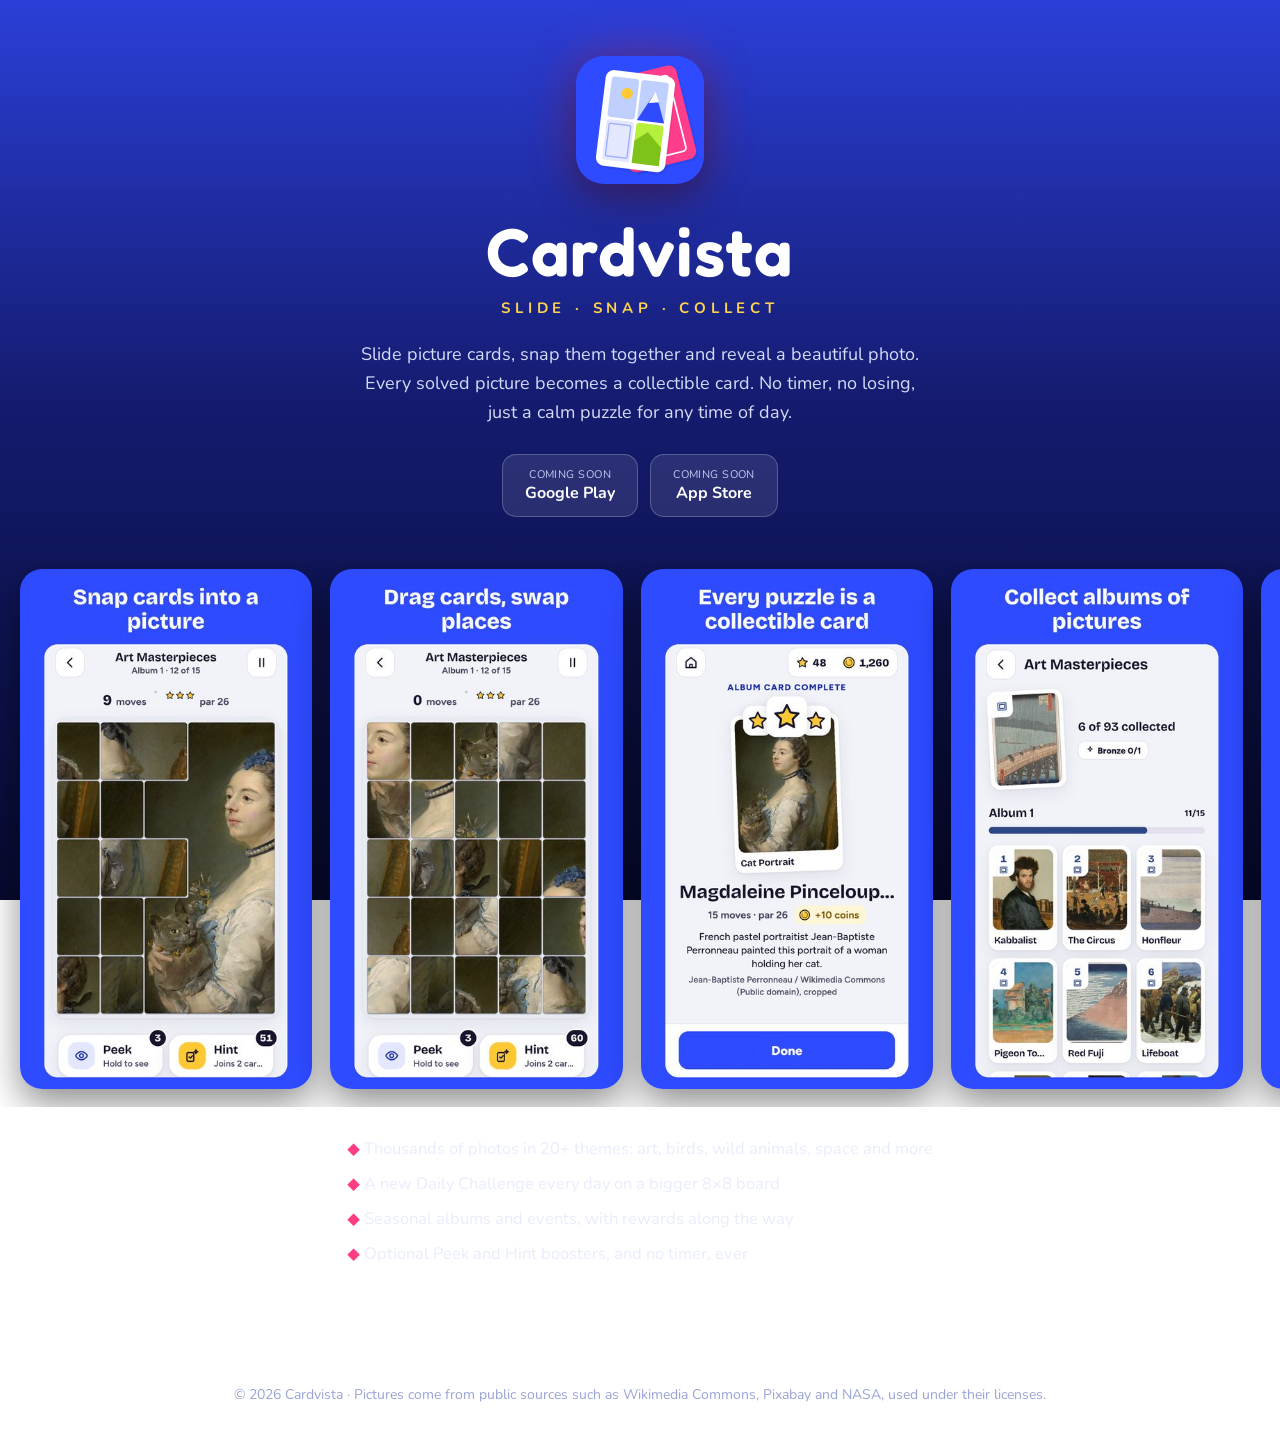
<file: index.html>
<!DOCTYPE html>
<html lang="en">
<head>
<meta charset="utf-8">
<meta name="viewport" content="width=device-width, initial-scale=1">
<title>Cardvista: Jigsaw Solitaire</title>
<meta name="description" content="Cardvista: Jigsaw Solitaire. Slide picture cards, snap them together and reveal beautiful photos. A relaxing puzzle with no timer, a new picture every day and albums to collect.">
<meta property="og:title" content="Cardvista: Jigsaw Solitaire">
<meta property="og:description" content="Slide picture cards, snap them together and reveal a beautiful photo. No timer, no losing.">
<meta property="og:image" content="https://cardvista.vipapp.info/icon.png">
<link rel="icon" type="image/png" href="icon.png">
<link rel="preconnect" href="https://fonts.googleapis.com">
<link rel="preconnect" href="https://fonts.gstatic.com" crossorigin>
<link href="https://fonts.googleapis.com/css2?family=Fredoka:wght@500;600&family=Nunito:wght@400;700&display=swap" rel="stylesheet">
<style>
  * { margin: 0; padding: 0; box-sizing: border-box; }
  body {
    font-family: "Nunito", system-ui, sans-serif;
    background: linear-gradient(180deg, #2B3FD8 0%, #141B6E 45%, #070A2E 100%);
    background-attachment: fixed;
    color: #fff; min-height: 100vh;
    display: flex; flex-direction: column; align-items: center;
    text-align: center; padding: 56px 0 32px;
  }
  .hero { padding: 0 20px; display: flex; flex-direction: column; align-items: center; }
  .icon {
    width: 128px; height: 128px; border-radius: 28px;
    box-shadow: 0 12px 40px rgba(0,0,0,.45), 0 0 48px rgba(255,61,132,.35);
  }
  h1 {
    font-family: "Fredoka", sans-serif; font-weight: 600;
    font-size: clamp(42px, 9vw, 68px); letter-spacing: .02em; margin-top: 26px;
  }
  .tagline {
    color: #FFD24D; font-weight: 700; letter-spacing: .32em;
    font-size: clamp(12px, 2.5vw, 15px); margin-top: 6px;
  }
  .pitch {
    max-width: 580px; margin-top: 22px; font-size: 18px;
    line-height: 1.6; color: #D5DAF5;
  }
  .soon {
    margin-top: 28px; display: flex; gap: 12px; flex-wrap: wrap; justify-content: center;
  }
  .pill {
    display: inline-flex; align-items: center; gap: 8px;
    padding: 12px 22px; border-radius: 14px; font-weight: 700; font-size: 15px;
    background: rgba(255,255,255,.1); border: 1px solid rgba(255,255,255,.22); color: #fff;
  }
  .pill small { display: block; font-weight: 400; font-size: 11px; color: #C2C9F0; letter-spacing: .04em; }
  .pill b { display: block; font-size: 16px; }
  .shots {
    width: 100%; margin-top: 44px; padding: 8px 20px 18px;
    display: flex; gap: 18px; overflow-x: auto; scroll-snap-type: x mandatory;
    -webkit-overflow-scrolling: touch;
  }
  .shots img {
    flex: 0 0 auto; height: min(62vh, 520px); width: auto; border-radius: 22px;
    box-shadow: 0 14px 36px rgba(0,0,0,.45); scroll-snap-align: center;
  }
  /* căn giữa khi vừa, cuộn từ đầu khi tràn (justify-content:center sẽ cắt mất đầu dải) */
  .shots img:first-child { margin-left: auto; }
  .shots img:last-child { margin-right: auto; }
  ul.features {
    list-style: none; margin-top: 30px; display: grid; gap: 12px; padding: 0 20px;
    font-size: 16.5px; color: #E9ECFB; text-align: left;
  }
  ul.features li::before { content: "◆ "; color: #FF3D84; }
  .links { margin-top: 30px; display: flex; gap: 14px; flex-wrap: wrap; justify-content: center; padding: 0 20px; }
  .links a {
    color: #fff; text-decoration: none; font-weight: 700; font-size: 15px;
    padding: 10px 18px; border-radius: 12px; border: 1px solid rgba(255,255,255,.3);
  }
  .links a:hover { background: rgba(255,255,255,.12); }
  footer { margin-top: auto; padding: 48px 20px 0; font-size: 14px; color: #9AA3D6; }
  footer a { color: #B9C6FF; text-decoration: none; }
  footer a:hover { text-decoration: underline; }
</style>
</head>
<body>
  <div class="hero">
    <img class="icon" src="icon.png" alt="Cardvista icon" width="128" height="128">
    <h1>Cardvista</h1>
    <div class="tagline">SLIDE · SNAP · COLLECT</div>
    <p class="pitch">
      Slide picture cards, snap them together and reveal a beautiful photo.
      Every solved picture becomes a collectible card. No timer, no losing,
      just a calm puzzle for any time of day.
    </p>
    <div class="soon">
      <span class="pill"><span><small>COMING SOON</small><b>Google Play</b></span></span>
      <span class="pill"><span><small>COMING SOON</small><b>App Store</b></span></span>
    </div>
  </div>

  <div class="shots" aria-label="Screenshots">
    <img src="img/01_game_h9.jpg" alt="Snap cards into a picture" loading="lazy">
    <img src="img/02_game0.jpg" alt="Drag cards and swap places" loading="lazy">
    <img src="img/03_game_h16.jpg" alt="Every puzzle is a collectible card" loading="lazy">
    <img src="img/04_album.jpg" alt="Collect albums of pictures" loading="lazy">
    <img src="img/05_daily.jpg" alt="A new picture every day" loading="lazy">
    <img src="img/06_daily_h6.jpg" alt="Daily challenge with big rewards" loading="lazy">
  </div>

  <ul class="features">
    <li>Thousands of photos in 20+ themes: art, birds, wild animals, space and more</li>
    <li>A new Daily Challenge every day on a bigger 8×8 board</li>
    <li>Seasonal albums and events, with rewards along the way</li>
    <li>Optional Peek and Hint boosters, and no timer, ever</li>
  </ul>

  <div class="links">
    <a href="privacy.html">Privacy Policy</a>
    <a href="terms.html">Terms of Use</a>
    <a href="mailto:thaonp.dsvn@gmail.com">Contact</a>
  </div>

  <footer>© 2026 Cardvista · Pictures come from public sources such as Wikimedia Commons, Pixabay and NASA, used under their licenses.</footer>
</body>
</html>
</file>
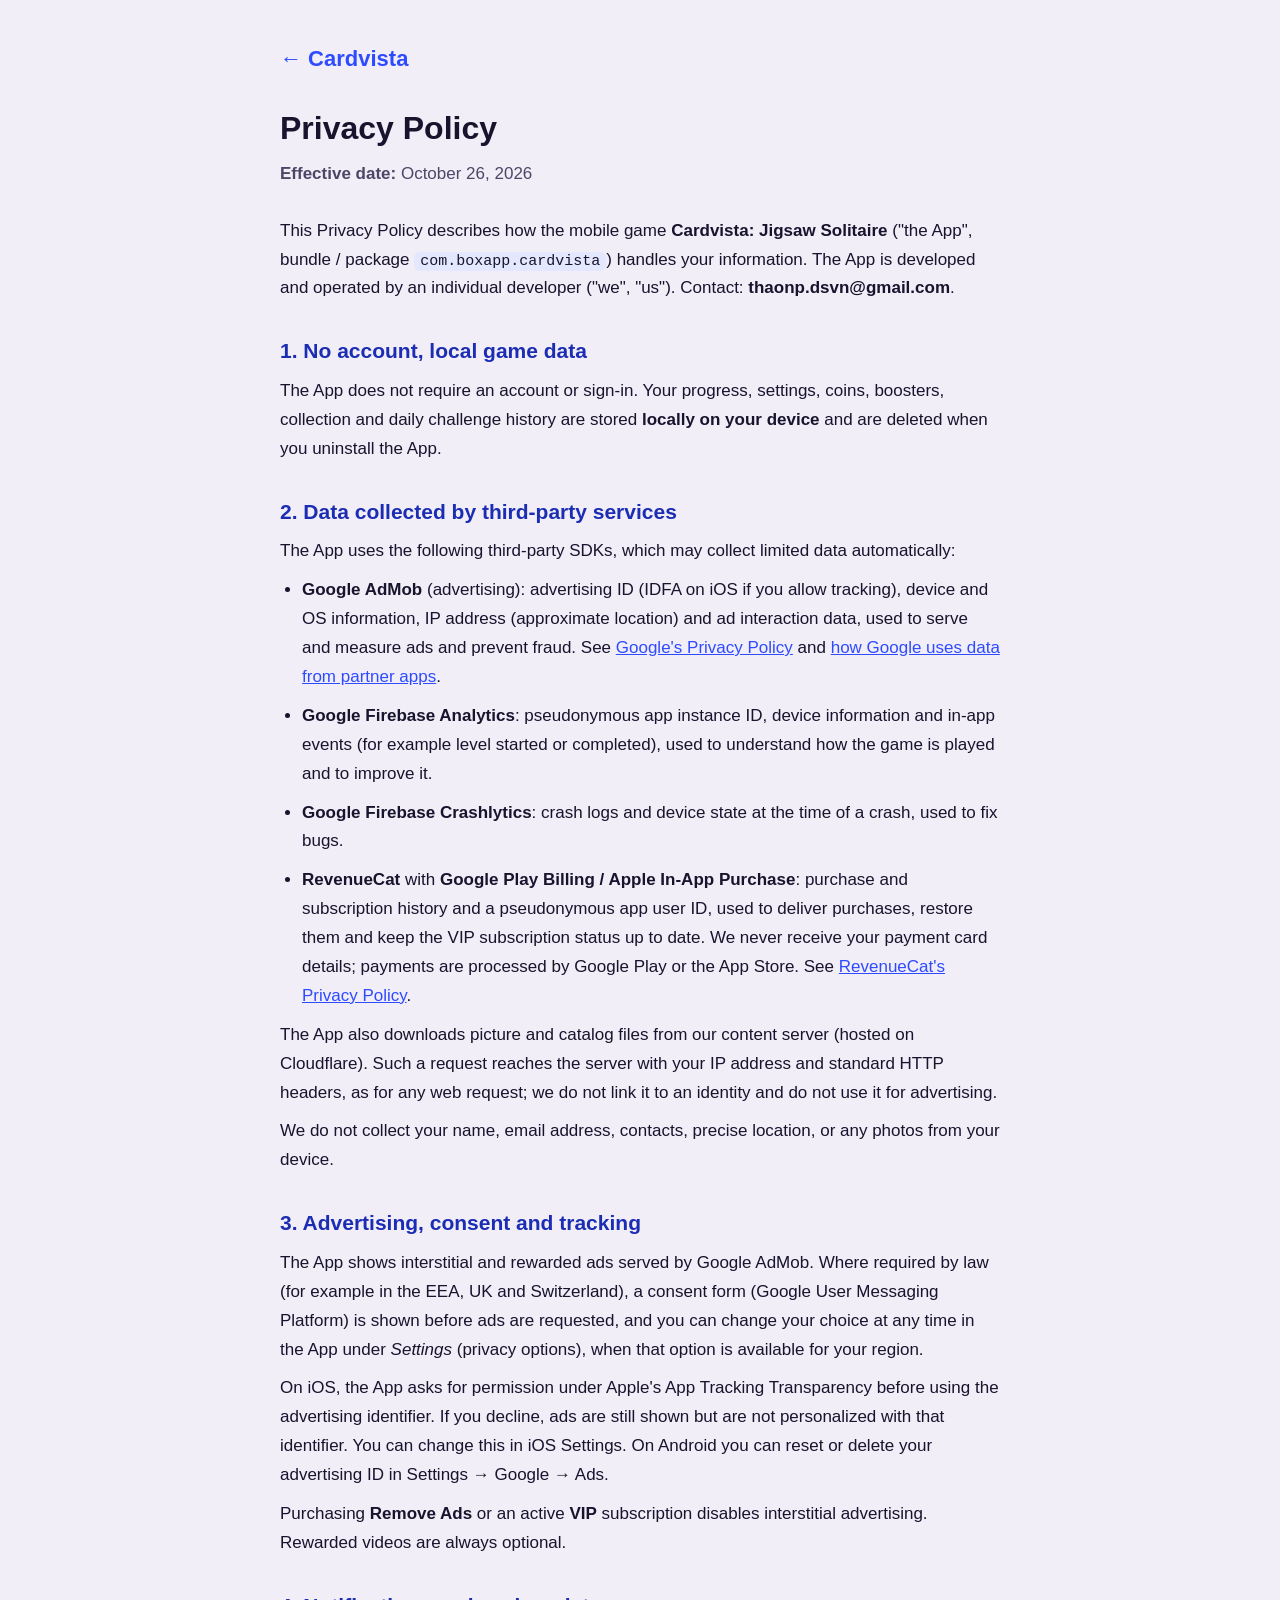
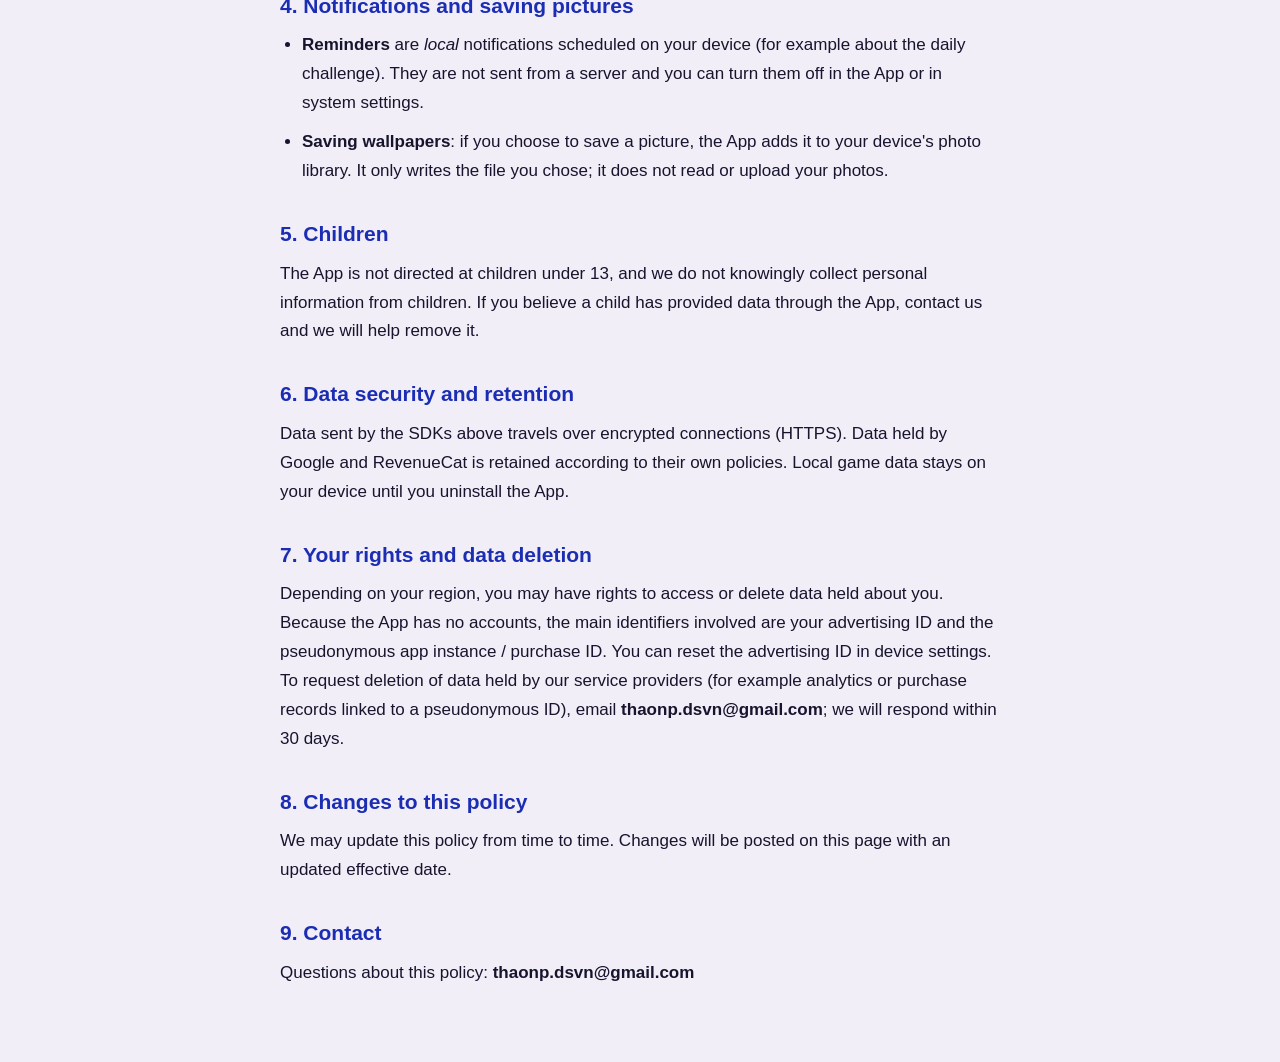
<file: privacy.html>
<!DOCTYPE html>
<html lang="en">
<head>
<meta charset="utf-8">
<meta name="viewport" content="width=device-width, initial-scale=1">
<title>Cardvista: Privacy Policy</title>
<link rel="icon" type="image/png" href="icon.png">
<link rel="stylesheet" href="style.css">
</head>
<body>
<div class="wrap">
  <header><a href="index.html">&larr; Cardvista</a></header>

  <h1>Privacy Policy</h1>
  <p class="date"><strong>Effective date:</strong> October 26, 2026</p>

  <p>This Privacy Policy describes how the mobile game <strong>Cardvista: Jigsaw Solitaire</strong>
  ("the App", bundle / package <code>com.boxapp.cardvista</code>) handles your information.
  The App is developed and operated by an individual developer ("we", "us").
  Contact: <strong>thaonp.dsvn@gmail.com</strong>.</p>

  <h2>1. No account, local game data</h2>
  <p>The App does not require an account or sign-in. Your progress, settings, coins, boosters, collection and daily
  challenge history are stored <strong>locally on your device</strong> and are deleted when you uninstall the App.</p>

  <h2>2. Data collected by third-party services</h2>
  <p>The App uses the following third-party SDKs, which may collect limited data automatically:</p>
  <ul>
    <li><strong>Google AdMob</strong> (advertising): advertising ID (IDFA on iOS if you allow tracking), device and
    OS information, IP address (approximate location) and ad interaction data, used to serve and measure ads and
    prevent fraud. See <a href="https://policies.google.com/privacy">Google's Privacy Policy</a> and
    <a href="https://policies.google.com/technologies/partner-sites">how Google uses data from partner apps</a>.</li>
    <li><strong>Google Firebase Analytics</strong>: pseudonymous app instance ID, device information and in-app
    events (for example level started or completed), used to understand how the game is played and to improve it.</li>
    <li><strong>Google Firebase Crashlytics</strong>: crash logs and device state at the time of a crash, used to fix bugs.</li>
    <li><strong>RevenueCat</strong> with <strong>Google Play Billing / Apple In-App Purchase</strong>: purchase and
    subscription history and a pseudonymous app user ID, used to deliver purchases, restore them and keep the VIP
    subscription status up to date. We never receive your payment card details; payments are processed by Google Play
    or the App Store. See <a href="https://www.revenuecat.com/privacy">RevenueCat's Privacy Policy</a>.</li>
  </ul>
  <p>The App also downloads picture and catalog files from our content server (hosted on Cloudflare). Such a request
  reaches the server with your IP address and standard HTTP headers, as for any web request; we do not link it to
  an identity and do not use it for advertising.</p>
  <p>We do not collect your name, email address, contacts, precise location, or any photos from your device.</p>

  <h2>3. Advertising, consent and tracking</h2>
  <p>The App shows interstitial and rewarded ads served by Google AdMob. Where required by law (for example in the
  EEA, UK and Switzerland), a consent form (Google User Messaging Platform) is shown before ads are requested, and you
  can change your choice at any time in the App under <em>Settings</em> (privacy options), when that option is
  available for your region.</p>
  <p>On iOS, the App asks for permission under Apple's App Tracking Transparency before using the advertising
  identifier. If you decline, ads are still shown but are not personalized with that identifier. You can change this
  in iOS Settings. On Android you can reset or delete your advertising ID in Settings &rarr; Google &rarr; Ads.</p>
  <p>Purchasing <strong>Remove Ads</strong> or an active <strong>VIP</strong> subscription disables interstitial
  advertising. Rewarded videos are always optional.</p>

  <h2>4. Notifications and saving pictures</h2>
  <ul>
    <li><strong>Reminders</strong> are <em>local</em> notifications scheduled on your device (for example about the
    daily challenge). They are not sent from a server and you can turn them off in the App or in system settings.</li>
    <li><strong>Saving wallpapers</strong>: if you choose to save a picture, the App adds it to your device's photo
    library. It only writes the file you chose; it does not read or upload your photos.</li>
  </ul>

  <h2>5. Children</h2>
  <p>The App is not directed at children under 13, and we do not knowingly collect personal information from
  children. If you believe a child has provided data through the App, contact us and we will help remove it.</p>

  <h2>6. Data security and retention</h2>
  <p>Data sent by the SDKs above travels over encrypted connections (HTTPS). Data held by Google and RevenueCat is
  retained according to their own policies. Local game data stays on your device until you uninstall the App.</p>

  <h2>7. Your rights and data deletion</h2>
  <p>Depending on your region, you may have rights to access or delete data held about you. Because the App has no
  accounts, the main identifiers involved are your advertising ID and the pseudonymous app instance / purchase ID.
  You can reset the advertising ID in device settings. To request deletion of data held by our service providers
  (for example analytics or purchase records linked to a pseudonymous ID), email
  <strong>thaonp.dsvn@gmail.com</strong>; we will respond within 30 days.</p>

  <h2>8. Changes to this policy</h2>
  <p>We may update this policy from time to time. Changes will be posted on this page with an updated effective date.</p>

  <h2>9. Contact</h2>
  <p>Questions about this policy: <strong>thaonp.dsvn@gmail.com</strong></p>
</div>
</body>
</html>
</file>
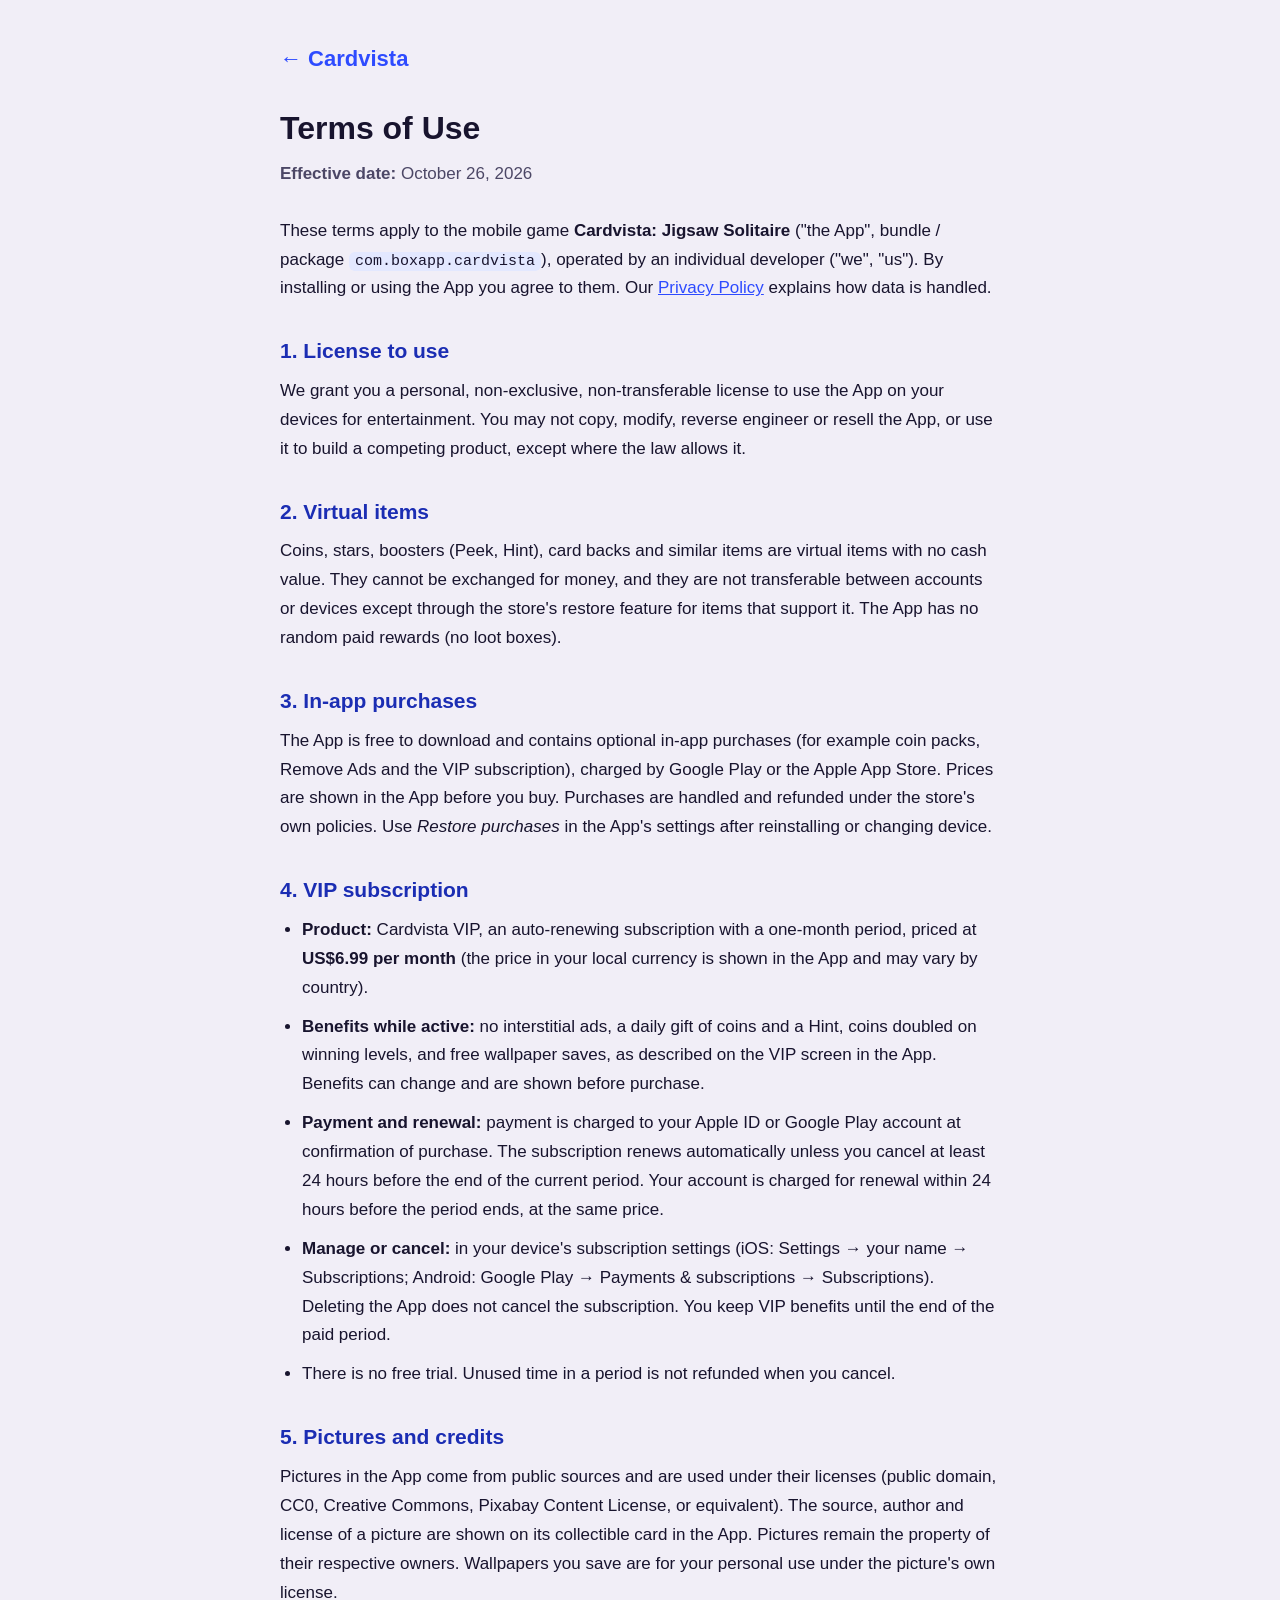
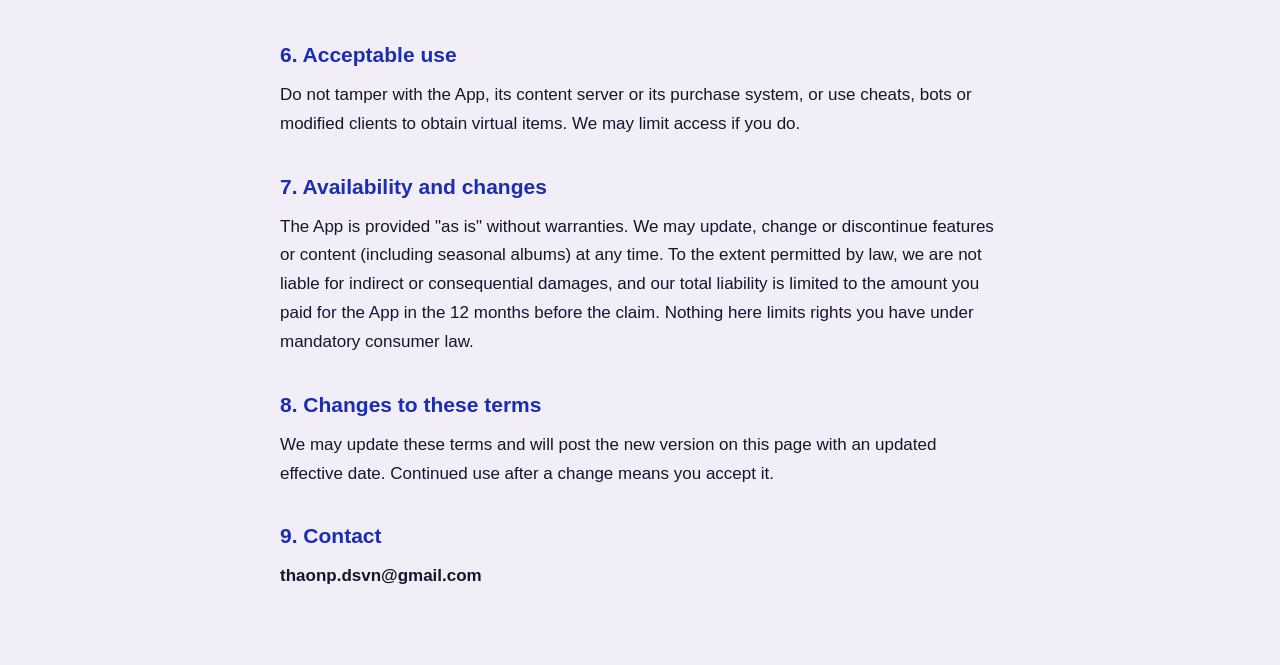
<file: terms.html>
<!DOCTYPE html>
<html lang="en">
<head>
<meta charset="utf-8">
<meta name="viewport" content="width=device-width, initial-scale=1">
<title>Cardvista: Terms of Use</title>
<link rel="icon" type="image/png" href="icon.png">
<link rel="stylesheet" href="style.css">
</head>
<body>
<div class="wrap">
  <header><a href="index.html">&larr; Cardvista</a></header>

  <h1>Terms of Use</h1>
  <p class="date"><strong>Effective date:</strong> October 26, 2026</p>

  <p>These terms apply to the mobile game <strong>Cardvista: Jigsaw Solitaire</strong> ("the App", bundle / package
  <code>com.boxapp.cardvista</code>), operated by an individual developer ("we", "us"). By installing or using the
  App you agree to them. Our <a href="privacy.html">Privacy Policy</a> explains how data is handled.</p>

  <h2>1. License to use</h2>
  <p>We grant you a personal, non-exclusive, non-transferable license to use the App on your devices for
  entertainment. You may not copy, modify, reverse engineer or resell the App, or use it to build a competing
  product, except where the law allows it.</p>

  <h2>2. Virtual items</h2>
  <p>Coins, stars, boosters (Peek, Hint), card backs and similar items are virtual items with no cash value. They
  cannot be exchanged for money, and they are not transferable between accounts or devices except through the
  store's restore feature for items that support it. The App has no random paid rewards (no loot boxes).</p>

  <h2>3. In-app purchases</h2>
  <p>The App is free to download and contains optional in-app purchases (for example coin packs, Remove Ads and
  the VIP subscription), charged by Google Play or the Apple App Store. Prices are shown in the App before you
  buy. Purchases are handled and refunded under the store's own policies. Use <em>Restore purchases</em> in the
  App's settings after reinstalling or changing device.</p>

  <h2>4. VIP subscription</h2>
  <ul>
    <li><strong>Product:</strong> Cardvista VIP, an auto-renewing subscription with a one-month period,
    priced at <strong>US$6.99 per month</strong> (the price in your local currency is shown in the App and may
    vary by country).</li>
    <li><strong>Benefits while active:</strong> no interstitial ads, a daily gift of coins and a Hint, coins doubled
    on winning levels, and free wallpaper saves, as described on the VIP screen in the App. Benefits can change
    and are shown before purchase.</li>
    <li><strong>Payment and renewal:</strong> payment is charged to your Apple ID or Google Play account at
    confirmation of purchase. The subscription renews automatically unless you cancel at least 24 hours before the
    end of the current period. Your account is charged for renewal within 24 hours before the period ends, at the
    same price.</li>
    <li><strong>Manage or cancel:</strong> in your device's subscription settings (iOS: Settings &rarr; your name
    &rarr; Subscriptions; Android: Google Play &rarr; Payments &amp; subscriptions &rarr; Subscriptions).
    Deleting the App does not cancel the subscription. You keep VIP benefits until the end of the paid period.</li>
    <li>There is no free trial. Unused time in a period is not refunded when you cancel.</li>
  </ul>

  <h2>5. Pictures and credits</h2>
  <p>Pictures in the App come from public sources and are used under their licenses (public domain, CC0, Creative
  Commons, Pixabay Content License, or equivalent). The source, author and license of a picture are shown on its
  collectible card in the App. Pictures remain the property of their respective owners. Wallpapers you save are
  for your personal use under the picture's own license.</p>

  <h2>6. Acceptable use</h2>
  <p>Do not tamper with the App, its content server or its purchase system, or use cheats, bots or modified
  clients to obtain virtual items. We may limit access if you do.</p>

  <h2>7. Availability and changes</h2>
  <p>The App is provided "as is" without warranties. We may update, change or discontinue features or content
  (including seasonal albums) at any time. To the extent permitted by law, we are not liable for indirect or
  consequential damages, and our total liability is limited to the amount you paid for the App in the 12 months
  before the claim. Nothing here limits rights you have under mandatory consumer law.</p>

  <h2>8. Changes to these terms</h2>
  <p>We may update these terms and will post the new version on this page with an updated effective date.
  Continued use after a change means you accept it.</p>

  <h2>9. Contact</h2>
  <p><strong>thaonp.dsvn@gmail.com</strong></p>
</div>
</body>
</html>
</file>
<file: style.css>
:root{--cobalt:#2E4BFF;--cobalt7:#1B2DB3;--ink:#18142E;--ink6:#4C4766;--paper:#fff;--table:#F1EEF7;--line:#E4E0EE;--pink:#FF3D8B}
*{margin:0;padding:0;box-sizing:border-box}
body{font-family:-apple-system,BlinkMacSystemFont,"Segoe UI",Roboto,Helvetica,Arial,sans-serif;background:var(--table);color:var(--ink);line-height:1.7;font-size:17px}
.wrap{max-width:760px;margin:0 auto;padding:40px 20px 64px}
header a{font-weight:800;font-size:22px;color:var(--cobalt);text-decoration:none}
h1{font-size:32px;margin:24px 0 4px;color:var(--ink)}
h2{font-size:21px;margin:30px 0 8px;color:var(--cobalt7)}
.date{color:var(--ink6);margin-bottom:28px}
p,li{margin-bottom:10px}ul{padding-left:22px}
a{color:var(--cobalt)}
code{background:#E3E8FF;padding:1px 6px;border-radius:6px;font-size:15px}
table{border-collapse:collapse;width:100%;margin:10px 0 16px;font-size:15px;background:var(--paper)}
th,td{border:1px solid var(--line);padding:8px 10px;text-align:left;vertical-align:top}th{background:#E3E8FF}
footer{margin-top:40px;color:var(--ink6);font-size:15px}
/* landing */
.hero{text-align:center;padding:56px 20px 8px}
.hero img{width:128px;height:128px;border-radius:28px;box-shadow:0 12px 32px rgba(46,75,255,.35)}
.hero h1{font-size:clamp(36px,8vw,56px);margin-top:22px;color:var(--cobalt)}
.hero .tag{font-weight:800;color:var(--pink);letter-spacing:.12em;text-transform:uppercase;font-size:14px;margin-top:4px}
.hero .pitch{max-width:560px;margin:20px auto 0;font-size:18px;color:var(--ink6)}
.soon{display:inline-block;margin-top:26px;padding:12px 22px;border-radius:14px;background:var(--cobalt);color:#fff;font-weight:800}
.feat{max-width:760px;margin:40px auto 0;padding:0 20px;display:grid;grid-template-columns:repeat(auto-fit,minmax(220px,1fr));gap:14px}
.feat div{background:var(--paper);border:1px solid var(--line);border-radius:16px;padding:16px}
.feat b{display:block;color:var(--cobalt7);margin-bottom:4px}
.links{text-align:center;margin-top:36px}.links a{margin:0 12px}
</file>
